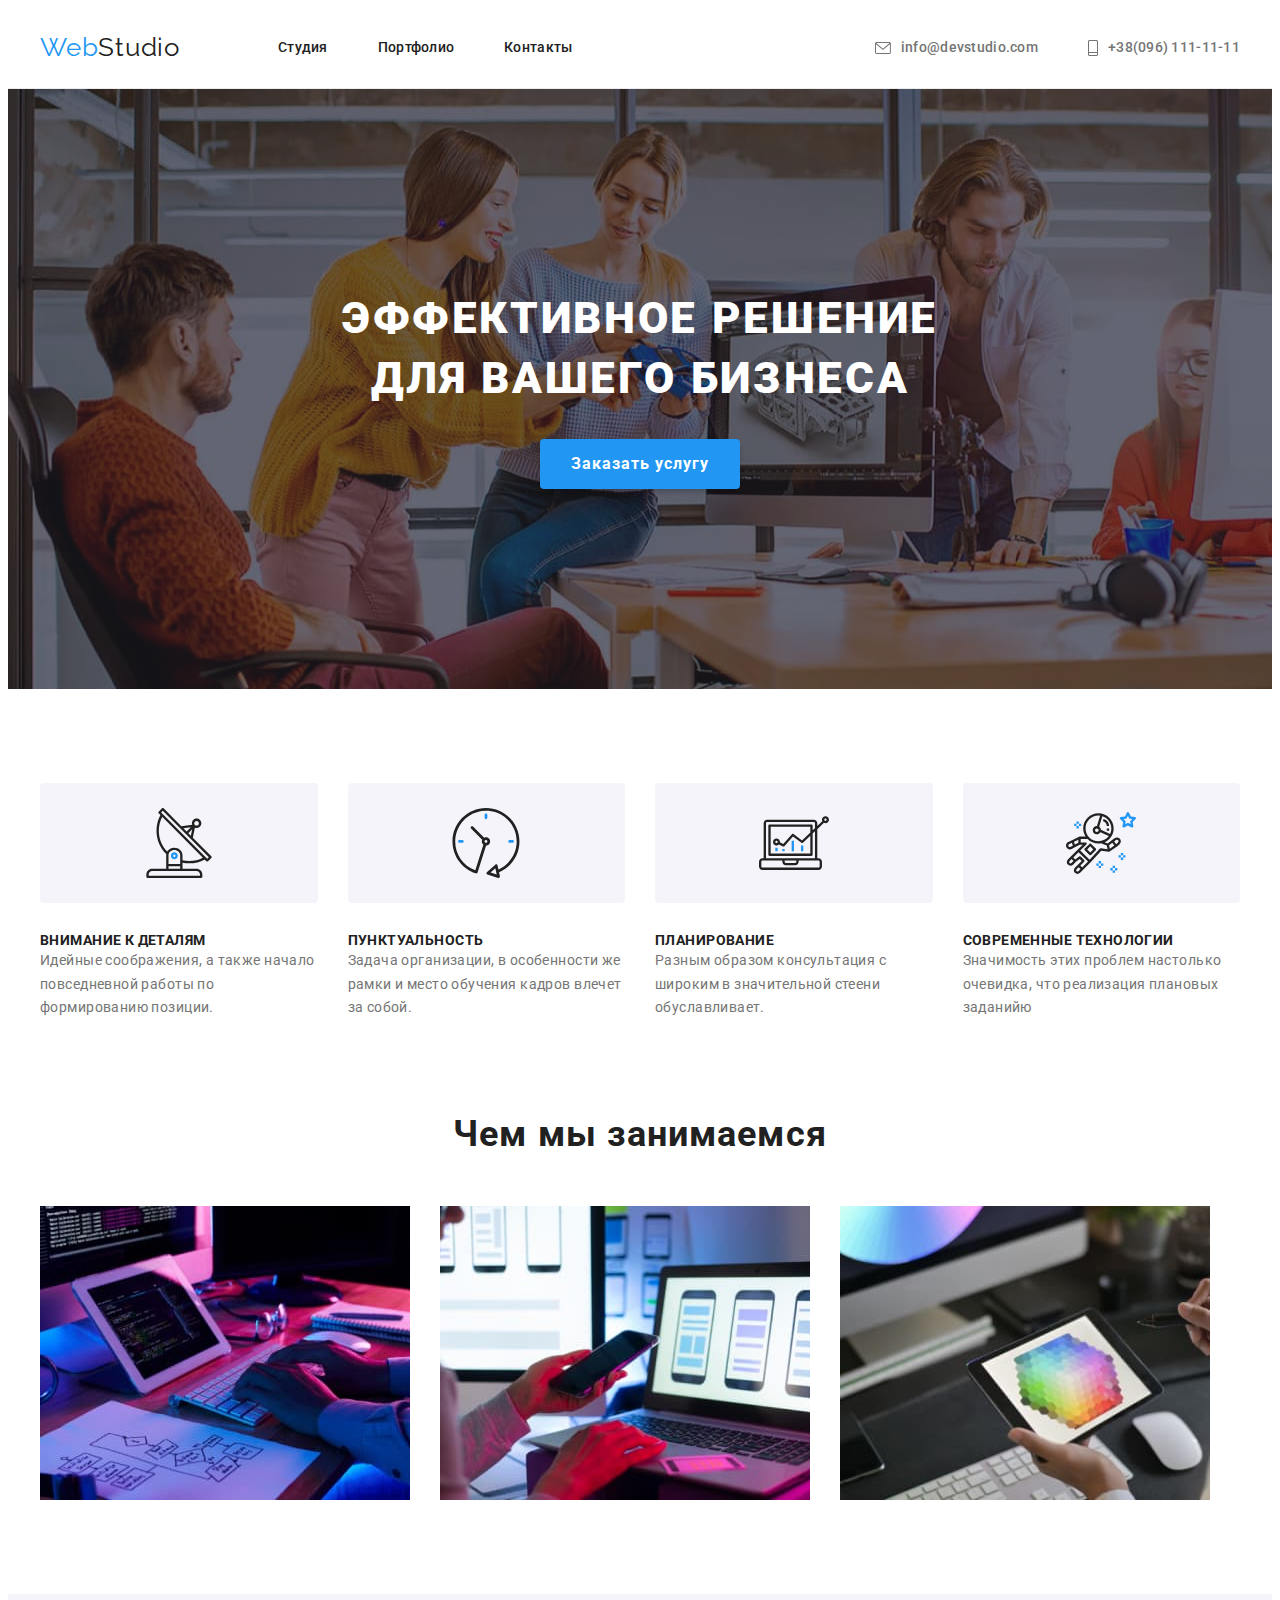
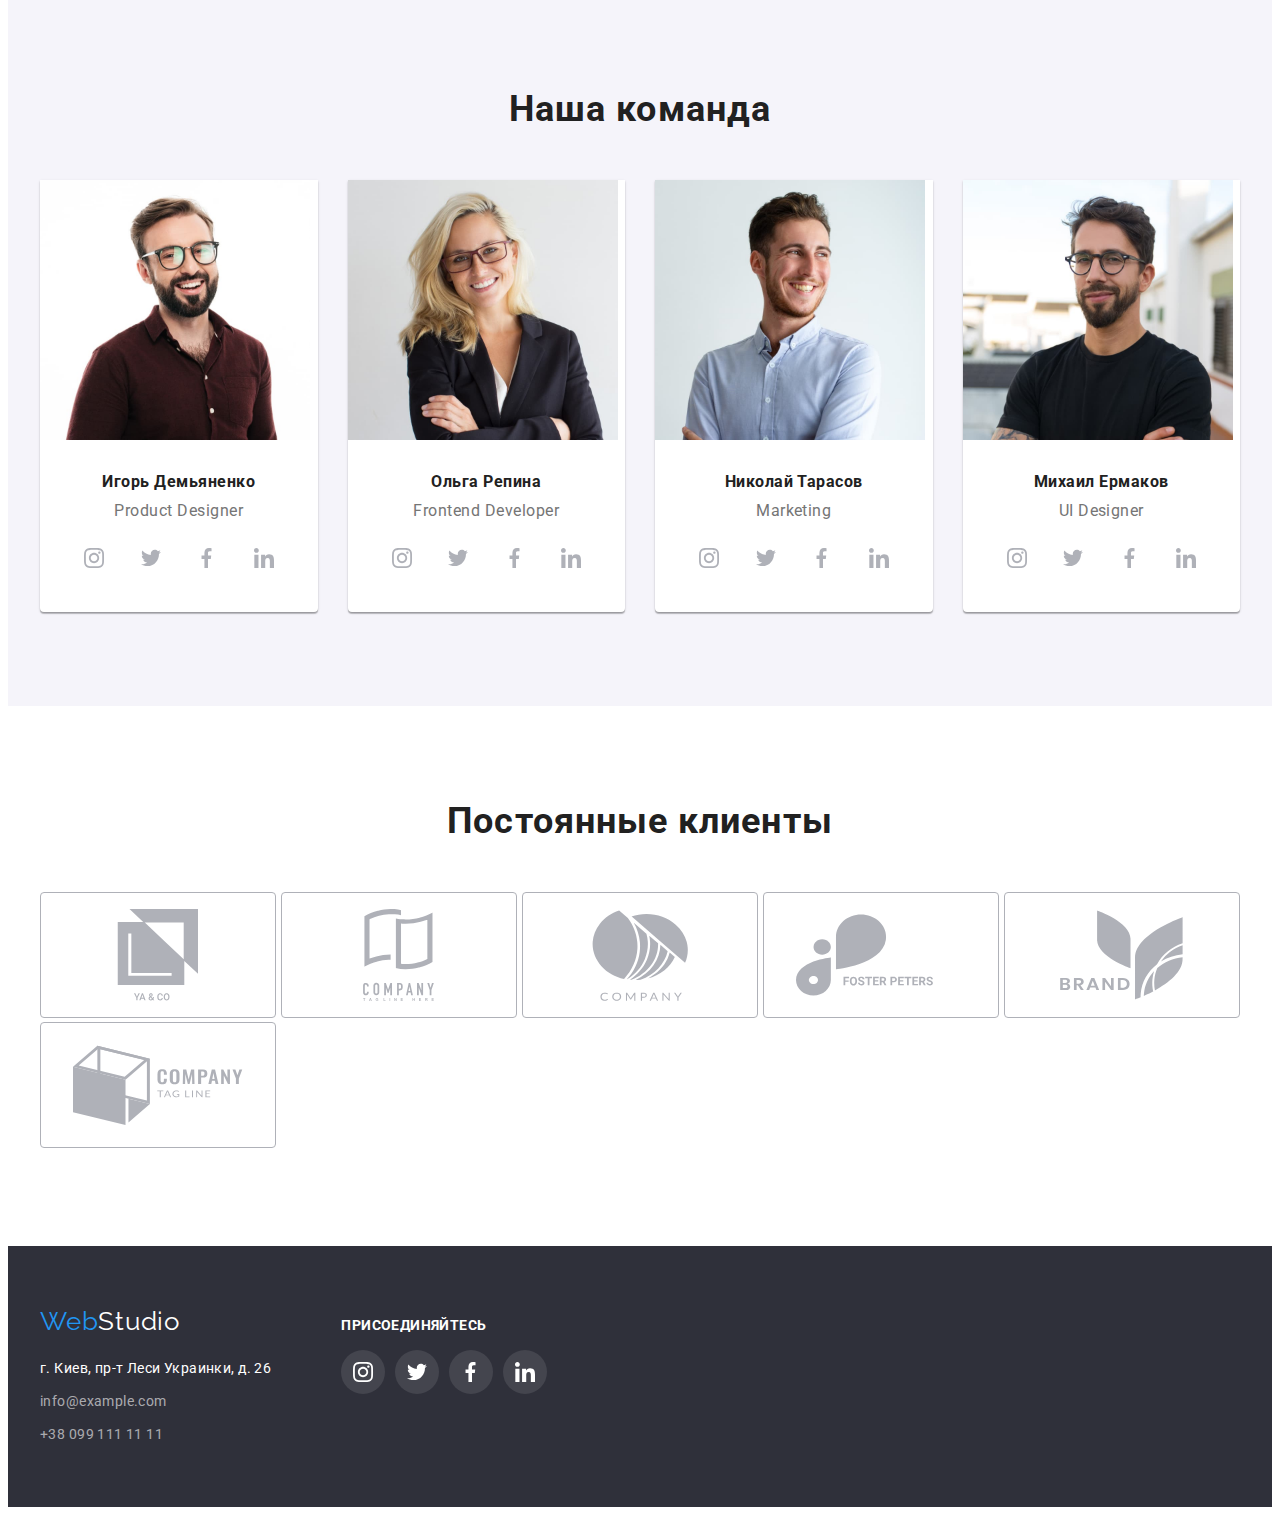
<file: index.html>
<!DOCTYPE html>
<html lang="ru">
<head>
    <meta charset="UTF-8">
    <meta http-equiv="X-UA-Compatible" content="IE=edge">
    <meta name="viewport" content="width=device-width, initial-scale=1.0">
    <title>Document</title>
    <link rel="stylesheet" href="https://cdnjs.cloudflare.com/ajax/libs/modern-normalize/1.1.0/modern-normalize.min.css" integrity="sha512-wpPYUAdjBVSE4KJnH1VR1HeZfpl1ub8YT/NKx4PuQ5NmX2tKuGu6U/JRp5y+Y8XG2tV+wKQpNHVUX03MfMFn9Q==" crossorigin="anonymous" referrerpolicy="no-referrer" />
    <link rel="preconnect" href="https://fonts.googleapis.com">
    <link rel="preconnect" href="https://fonts.gstatic.com" crossorigin>
    <link href="https://fonts.googleapis.com/css2?family=Raleway:wght@700&family=Roboto:wght@400;500;700;900&display=swap" rel="stylesheet">
    <link rel="stylesheet" href="./css/styles.css"/>
</head>
<body class="page">
    <!--header-->
    <header class="page-header">
        <div class="container header-nav-container">
            <nav class="navigation">
                <a href="https://www.webstudio.kiev.ua/" class="logo"><span class="slogan">Web</span><span
                        class="header-slogan">Studio</span>
                </a>
                <ul class="site-nav-list">
                    <li class="item"><a href="./index.html" class="nav-list-link">Студия</a></li>
                    <li class="item"><a href="./portfolio.html" class="nav-list-link">Портфолио</a></li>
                    <li class="item"><a href="" class="nav-list-link">Контакты</a></li>
                </ul>
            </nav>
                <ul class="auth-nav-list">
                    <li class="contact-item"><a href="mailto:info@devstudio.com" class="nav-contact-item" target="_blank" rel="noreferrer noopener">
                            <svg class="contact-item-icon" width="16" height="12">
                                <use href="/images/sprite-header.svg#icon-hover"></use>
                            </svg>
                            info@devstudio.com
                        </a></li>
                    <li class="widget__link"><a href="tel:+380961111111" class="nav-contact-item" target="_blank" rel="noreferrer noopener">
                            <svg class="contact-item-icon" width="10" height="16">
                                <use href="/images/sprite-header.svg#icon-Vector"></use>
                            </svg>
                            +38(096) 111-11-11
                        </a></li>
                </ul>
        </div>
    </header>
    <!-- Hero -->
    <main class="main-hero">
        <section class="section-main">
            <div class="container advantage-container">
                <h1 class="section-main-caption">ЭФФЕКТИВНОЕ РЕШЕНИЕ ДЛЯ ВАШЕГО БИЗНЕСА</h1>
                <button class="main-button" type="button">Заказать услугу</button>
            </div>
        </section>
            <section class="section-main-content">
                <div class="container hero-container">
                    <h2 class="visually-hidden">наши сильные качества</h2>
                    <ul class="section-content">
                        <li class="section-content-item">
                            <div class="pic-hero">
                                <svg class="section-hero-pic">
                                    <use href="/images/sprite-hero.svg#icon-antenna"></use>
                                </svg>
                            </div>
                            <h3 class="section-content-subtitle">Внимание к деталям</h3>
                            <p class="section-content-text">Идейные соображения, а также начало повседневной работы по формированию
                                позиции.</p>
                        </li>
                        <li class="section-content-item">
                            <div class="pic-hero">
                                <svg class="section-hero-pic">
                                    <use href="/images/sprite-hero.svg#icon-clock"></use>
                                </svg>
                            </div>
                            <h3 class="section-content-subtitle">Пунктуальность</h3>
                            <p class="section-content-text">Задача организации, в особенности же рамки и место обучения кадров
                                влечет за собой.</p>
                        </li>
                        <li class="section-content-item">
                            <div class="pic-hero">
                                <svg class="section-hero-pic">
                                    <use href="/images/sprite-hero.svg#icon-diagram"></use>
                                </svg>
                            </div>
                            <h3 class="section-content-subtitle">Планирование</h3>
                            <p class="section-content-text">Разным образом консультация с широким в значительной стеени
                                обуславливает.</p>
                        </li>
                        <li class="section-content-item">
                            <div class="pic-hero">
                                <svg class="section-hero-pic">
                                    <use href="/images/sprite-hero.svg#icon-astronaut"></use>
                                </svg>
                            </div>
                            <h3 class="section-content-subtitle">Современные технологии</h3>
                            <p class="section-content-text">Значимость этих проблем настолько очевидка, что реализация плановых
                                заданийю</p>
                        </li>
                    </ul>
                </div>
            </section>
        <!--Чем мы занимаемся-->
        <section class="section-main-content content-image">
            <div class="container">
                <h2 class="subject">Чем мы занимаемся</h2>
                <ul class="section-img">
                    <li class="img"><img src="./images/write_text.jpg" alt="write_text" width="370"/></li>
                    <li class="img"><img src="./images/mobile_on_computer.jpg" alt="mobile_on_computer" width="370"/></li>
                    <li class="img"><img src="./images/laptop.jpg" alt="laptop" width="370"/></li>
                </ul>
            </div>
        </section>
        <!--наша команда-->
        <section class="section-main-content portfolio">
            <div class="container">
               <h2 class="description">Наша команда</h2>
                <ul class="userpic">
                    <li class="user-img"><img src="./images/igor.jpg" alt="igor" width="270" />
                        <div class="user-name">
                            <h3 class="user-desk">Игорь Демьяненко</h3>
                            <p class="user-desk-item">Product Designer</p>
                            <ul class="social-list-socials">
                                <li class="social-list-item">
                                    <a class="social-list-link" href="https://www.instagram.com/" target="_blank" rel="noreferrer noopener">
                                        <svg class="social-list-icon">
                                            <use href="/images/symbol-defs.svg#icon-instagram-2"></use>
                                        </svg>
                                    </a>
                                </li>
                                <li class="social-list-item">
                                    <a class="social-list-link" href="https://twitter.com/?lang=ru" target="_blank" rel="noreferrer noopener">
                                        <svg class="social-list-icon">
                                            <use href="/images/symbol-defs.svg#icon-twitter-1"></use>
                                        </svg>
                                    </a>
                                </li>
                                <li class="social-list-item">
                                    <a class="social-list-link" href="https://www.facebook.com/" target="_blank" rel="noreferrer noopener">
                                        <svg class="social-list-icon">
                                            <use href="/images/symbol-defs.svg#icon-facebook-1"></use>
                                        </svg>
                                    </a>
                                </li>
                                <li class="social-list-item">
                                    <a class="social-list-link" href="https://ru.linkedin.com/" target="_blank" rel="noreferrer noopener">
                                        <svg class="social-list-icon">
                                            <use href="/images/symbol-defs.svg#icon-linkedin-1"></use>
                                        </svg>
                                    </a>
                                </li>
                            </ul>
                        </div>
                    </li>

                    <li class="user-img"><img src="./images/olga.jpg" alt="olga" width="270" />
                        <div class="user-name">
                            <h3 class="user-desk">Ольга Репина</h3>
                            <p class="user-desk-item">Frontend Developer</p>
                            <ul class="social-list-socials">
                                <li class="social-list-item">
                                    <a class="social-list-link" href="https://www.instagram.com/" target="_blank" rel="noreferrer noopener">
                                        <svg class="social-list-icon">
                                            <use href="/images/symbol-defs.svg#icon-instagram-2"></use>
                                        </svg>
                                    </a>
                                </li>
                                <li class="social-list-item">
                                    <a class="social-list-link" href="https://twitter.com/?lang=ru" target="_blank" rel="noreferrer noopener">
                                        <svg class="social-list-icon">
                                            <use href="/images/symbol-defs.svg#icon-twitter-1"></use>
                                        </svg>
                                    </a>
                                </li>
                                <li class="social-list-item">
                                    <a class="social-list-link" href="https://www.facebook.com/" target="_blank" rel="noreferrer noopener">
                                        <svg class="social-list-icon">
                                            <use href="/images/symbol-defs.svg#icon-facebook-1"></use>
                                        </svg>
                                    </a>
                                </li>
                                <li class="social-list-item">
                                    <a class="social-list-link" href="https://ru.linkedin.com/" target="_blank" rel="noreferrer noopener">
                                        <svg class="social-list-icon">
                                            <use href="/images/symbol-defs.svg#icon-linkedin-1"></use>
                                        </svg>
                                    </a>
                                </li>
                            </ul>
                        </div>
                    </li>

                    <li class="user-img"><img src="./images/nikolai.jpg" alt="nikolai" width="270" />
                        <div class="user-name">
                            <h3 class="user-desk">Николай Тарасов</h3>
                            <p class="user-desk-item">Marketing</p>
                            <ul class="social-list-socials">
                                <li class="social-list-item">
                                    <a class="social-list-link" href="https://www.instagram.com/" target="_blank" rel="noreferrer noopener">
                                        <svg class="social-list-icon">
                                            <use href="/images/symbol-defs.svg#icon-instagram-2"></use>
                                        </svg>
                                    </a>
                                </li>
                                <li class="social-list-item">
                                    <a class="social-list-link" href="https://twitter.com/?lang=ru" target="_blank" rel="noreferrer noopener">
                                        <svg class="social-list-icon">
                                            <use href="/images/symbol-defs.svg#icon-twitter-1"></use>
                                        </svg>
                                    </a>
                                </li>
                                <li class="social-list-item">
                                    <a class="social-list-link" href="https://www.facebook.com/" target="_blank" rel="noreferrer noopener">
                                        <svg class="social-list-icon">
                                            <use href="/images/symbol-defs.svg#icon-facebook-1"></use>
                                        </svg>
                                    </a>
                                </li>
                                <li class="social-list-item">
                                    <a class="social-list-link" href="https://ru.linkedin.com/" target="_blank" rel="noreferrer noopener">
                                        <svg class="social-list-icon">
                                            <use href="/images/symbol-defs.svg#icon-linkedin-1"></use>
                                        </svg>
                                    </a>
                                </li>
                            </ul>
                        </div>
                    </li>

                    <li class="user-img"><img src="./images/mihail.jpg" alt="mihail" width="270" />
                        <div class="user-name">
                            <h3 class="user-desk">Михаил Ермаков</h3>
                            <p class="user-desk-item">UI Designer</p>
                            <ul class="social-list-socials">
                                <li class="social-list-item">
                                    <a class="social-list-link" href="https://www.instagram.com/" target="_blank" rel="noreferrer noopener">
                                        <svg class="social-list-icon">
                                            <use href="/images/symbol-defs.svg#icon-instagram-2"></use>
                                        </svg>
                                    </a>
                                </li>
                                <li class="social-list-item">
                                    <a class="social-list-link" href="https://twitter.com/?lang=ru" target="_blank" rel="noreferrer noopener">
                                        <svg class="social-list-icon">
                                            <use href="/images/symbol-defs.svg#icon-twitter-1"></use>
                                        </svg>
                                    </a>
                                </li>
                                <li class="social-list-item">
                                    <a class="social-list-link" href="https://www.facebook.com/" target="_blank" rel="noreferrer noopener">
                                        <svg class="social-list-icon">
                                            <use href="/images/symbol-defs.svg#icon-facebook-1"></use>
                                        </svg>
                                    </a>
                                </li>
                                <li class="social-list-item">
                                    <a class="social-list-link" href="https://ru.linkedin.com/" target="_blank" rel="noreferrer noopener">
                                        <svg class="social-list-icon">
                                            <use href="/images/symbol-defs.svg#icon-linkedin-1"></use>
                                        </svg>
                                    </a>
                                </li>
                            </ul>
                        </div>
                    </li>
                </ul>
            </div>
        </section>
        <!--Постоянные клиетны-->
        <section class="our-clients">
            <div class="container section-our-clients">
                <h4 class="description">Постоянные клиенты</h4>
                <ul class="svg-list">
                    <li class="svg-item">
                        <a class="box-svg-item" href="#">
                            <svg class="svg-icon-item">
                                <use href="/images/sprite-our-clients.svg#icon-ya-co"></use>
                            </svg>
                        </a></li>
                    <li class="svg-item">
                        <a class="box-svg-item" href="#">
                            <svg class="svg-icon-item">
                                <use href="/images/sprite-our-clients.svg#icon-tegline-here"></use>
                            </svg>
                        </a></li>
                    <li class="svg-item">
                        <a class="box-svg-item" href="#">
                            <svg class="svg-icon-item">
                                <use href="/images/sprite-our-clients.svg#icon-logo-kompany"></use>
                            </svg>
                        </a></li>
                    <li class="svg-item">
                        <a class="box-svg-item" href="#">
                            <svg class="svg-icon-item">
                                <use href="/images/sprite-our-clients.svg#icon-foster-peters"></use>
                            </svg>
                        </a></li>
                    <li class="svg-item">
                        <a class="box-svg-item" href="#">
                            <svg class="svg-icon-item">
                                <use href="/images/sprite-our-clients.svg#icon-brand"></use>
                            </svg>
                        </a></li>
                    <li class="svg-item">
                        <a class="box-svg-item" href="#">
                            <svg class="svg-icon-item">
                                <use href="/images/sprite-our-clients.svg#icon-kompany-teg-line"></use>
                            </svg>
                        </a></li>
                </ul>
            </div>
        </section>
    </main>
        <!--Footer-->
        <footer class="footer">
            <div class="footer-section-flex container">
                <div class="footer-container-section">
                    <a href="https://www.webstudio.kiev.ua/" class="logo-footer"><span class="slogan">Web</span><span
                            class="footer-slogan">Studio</span>
                    </a>
                    <address class="footer-section">
                        <ul class="footer-list">
                            <li class="footer-main-item"><a href="https://goo.gl/maps/FGa6e7uZkRnRcy78A" target="_blank"
                                    rel="noreferrer noopener" class="footer-item"><span class="footer-item-link">г. Киев, пр-т Леси
                                        Украинки, д. 26</span></a>
                            </li>
                            <li class="footer-main-item"><a href="mailto:info@example.com" target="_blank" rel="noreferrer noopener"
                                    class="footer-item">info@example.com</a></li>
                            <li class="footer-main-item"><a href="tel:+380991111111" class="footer-item">+38 099 111 11 11</a></li>
                        </ul>
                    </address>
                </div>
                <div class="footer-conteiner-icon">
                    <h5 class="footer-section-link">Присоединяйтесь</h5>
                    <ul class="social-list-socials">
                        <li class="social-list-item">
                            <a class="footer-social-list-link" href="https://www.instagram.com/" target="_blank" rel="noreferrer noopener">
                                <svg class="social-list-icon">
                                    <use href="/images/symbol-defs.svg#icon-instagram-2"></use>
                                </svg>
                            </a>
                        </li>
                        <li class="social-list-item">
                            <a class="footer-social-list-link" href="https://twitter.com/?lang=ru" target="_blank"
                                rel="noreferrer noopener">
                                <svg class="social-list-icon">
                                    <use href="/images/symbol-defs.svg#icon-twitter-1"></use>
                                </svg>
                            </a>
                        </li>
                        <li class="social-list-item">
                            <a class="footer-social-list-link" href="https://www.facebook.com/" target="_blank" rel="noreferrer noopener">
                                <svg class="social-list-icon">
                                    <use href="/images/symbol-defs.svg#icon-facebook-1"></use>
                                </svg>
                            </a>
                        </li>
                        <li class="social-list-item">
                            <a class="footer-social-list-link" href="https://ru.linkedin.com/" target="_blank" rel="noreferrer noopener">
                                <svg class="social-list-icon">
                                    <use href="/images/symbol-defs.svg#icon-linkedin-1"></use>
                                </svg>
                            </a>
                        </li>
                    </ul>
                </div>
            </div>
        </footer>
</body>
</html>
</file>
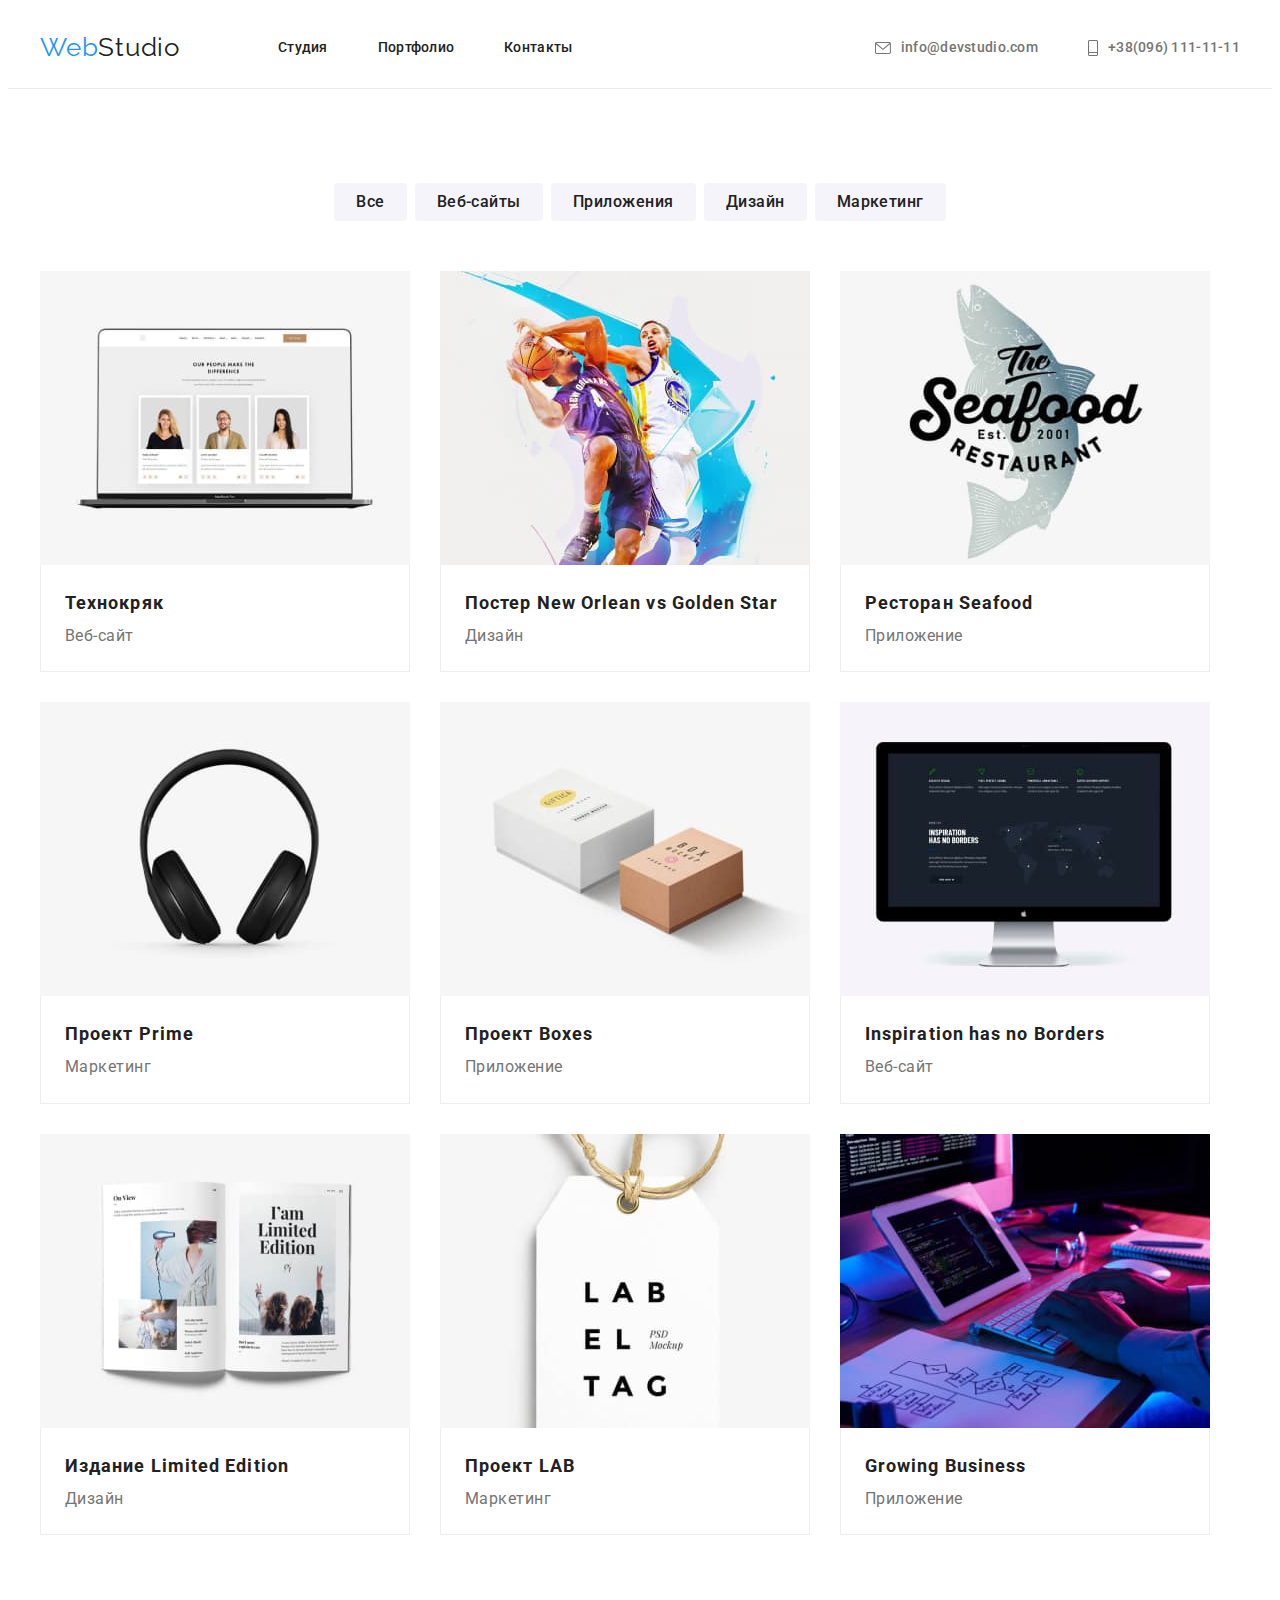
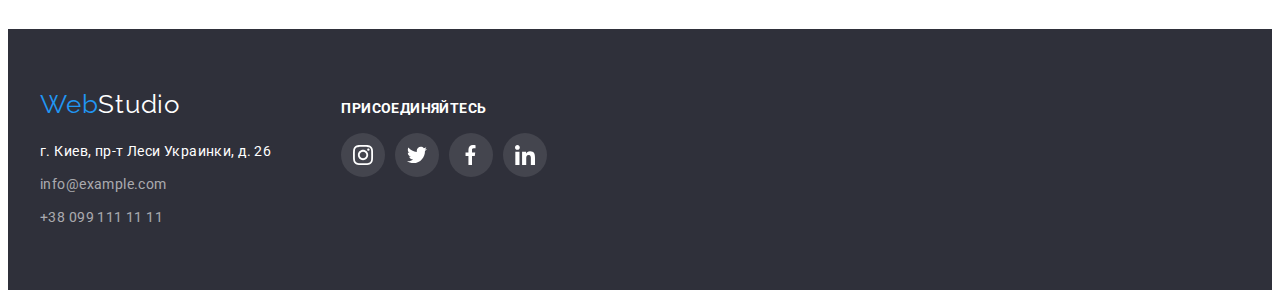
<file: portfolio.html>
<!DOCTYPE html>
<html lang="ru">
<head>
    <meta charset="UTF-8">
    <meta http-equiv="X-UA-Compatible" content="IE=edge">
    <meta name="viewport" content="width=device-width, initial-scale=1.0">
    <title>Document</title>
    <link rel="stylesheet" href="https://i.icomoon.io/public/temp/ff72316148/UntitledProject/style-svg.css">
<script defer src="https://i.icomoon.io/public/temp/ff72316148/UntitledProject/svgxuse.js"></script>
    <link rel="stylesheet" href="https://cdnjs.cloudflare.com/ajax/libs/modern-normalize/1.1.0/modern-normalize.min.css" integrity="sha512-wpPYUAdjBVSE4KJnH1VR1HeZfpl1ub8YT/NKx4PuQ5NmX2tKuGu6U/JRp5y+Y8XG2tV+wKQpNHVUX03MfMFn9Q==" crossorigin="anonymous" referrerpolicy="no-referrer" />
    <link rel="preconnect" href="https://fonts.googleapis.com">
    <link rel="preconnect" href="https://fonts.gstatic.com" crossorigin>
    <link href="https://fonts.googleapis.com/css2?family=Raleway:wght@700&family=Roboto:wght@400;500;700;900&display=swap" rel="stylesheet">
    <link rel="stylesheet" href="./css/styles.css">
</head>
<body>
    <!--header-->
    <header class="page-header">
        <div class="container header-nav-container">
            <nav class="navigation">
                <a href="https://www.webstudio.kiev.ua/" class="logo"><span class="slogan">Web</span><span
                        class="header-slogan">Studio</span>
                </a>
                <ul class="site-nav-list">
                    <li class="item"><a href="./index.html" class="nav-list-link">Студия</a></li>
                    <li class="item"><a href="./portfolio.html" class="nav-list-link">Портфолио</a></li>
                    <li class="item"><a href="" class="nav-list-link">Контакты</a></li>
                </ul>
            </nav>
            <ul class="auth-nav-list">
                <li class="contact-item"><a href="mailto:info@devstudio.com" class="nav-contact-item" target="_blank" rel="noreferrer noopener">
                        <svg class="contact-item-icon" width="16" height="12">
                            <use href="/images/sprite-header.svg#icon-hover"></use>
                        </svg>
                        info@devstudio.com
                    </a></li>
                <li class="widget__link"><a href="tel:+380961111111" class="nav-contact-item" target="_blank" rel="noreferrer noopener">
                        <svg class="contact-item-icon" width="10" height="16">
                            <use href="/images/sprite-header.svg#icon-Vector"></use>
                        </svg>
                        +38(096) 111-11-11
                    </a></li>
            </ul>
        </div>
    </header>
    <!--button-->
    <main class="main-section">
        <section class="section-content-portfolio container">
            <div class="section-buttons">
                <h1 class="section-title">Кнопки</h1>
                <ul class="button-list">
                    <li class="buttons-item"><button class="button-item" type="button"><span
                                class="main-button-desc">Все</span></button></li>
                    <li class="buttons-item"><button class="button-item" type="button"><span
                                class="main-button-desc">Веб-сайты</span></button></li>
                    <li class="buttons-item"><button class="button-item" type="button"><span
                                class="main-button-desc">Приложения</span></button></li>
                    <li class="buttons-item"><button class="button-item" type="button"><span
                                class="main-button-desc">Дизайн</span></button></li>
                    <li class="buttons-item"><button class="button-item" type="button"><span
                                class="main-button-desc">Маркетинг</span></button></li>
                </ul>
        <!--img-->
            <h2 class="section-title">Наши проекты</h2>
            <ul class="section-img-list">
                <li class="img-item">
                    <a href="" title="Технокряк" rel="nofollow noopener" class="img-item-link"><img
                            src="./images/notebook.jpg" alt="notebook" width="370" height="294" class="section-img-item" />
                        <div class="portfolio-description">
                            <h2 class="section-img-desc">Технокряк</h2>
                            <p class="section-img-text">Веб-сайт</p>
                        </div>
                    </a>
                </li>
                <li class="img-item">
                    <a href="" title="Постер New Orlean vs Golden Star" rel="nofollow noopener"
                        class="img-item-link"><img src="./images/plays-basketball.jpg" alt="plays-basketball" width="370"
                            height="294" class="section-img-item" />
                        <div class="portfolio-description">
                            <h2 class="section-img-desc">Постер New Orlean vs Golden Star</h2>
                            <p class="section-img-text">Дизайн</p>
                        </div>
                    </a>
                </li>
                <li class="img-item">
                    <a href="" title="Ресторан Seafood" rel="nofollow noopener" class="img-item-link"><img
                            src="./images/logo-fish.jpg" alt="logo-fish" width="370" height="294" class="section-img-item" />
                        <div class="portfolio-description">
                            <h2 class="section-img-desc">Ресторан Seafood</h2>
                            <p class="section-img-text">Приложение</p>
                        </div>
                    </a>
                </li>
                <li class="img-item">
                    <a href="" title="Проект Prime" rel="nofollow noopener" class="img-item-link"><img
                            src="./images/headphones.jpg" alt="headphones" width="370" height="294" class="section-img-item" />
                        <div class="portfolio-description">
                            <h2 class="section-img-desc">Проект Prime</h2>
                            <p class="section-img-text">Маркетинг</p>
                        </div>
                    </a>
                </li>
                <li class="img-item">
                    <a href="" title="Проект Boxes" rel="nofollow noopener" class="img-item-link"><img
                            src="./images/boxes.jpg" alt="boxes" width="370" height="294" class="section-img-item" />
                        <div class="portfolio-description">
                            <h2 class="section-img-desc">Проект Boxes</h2>
                            <p class="section-img-text">Приложение</p>
                        </div>
                    </a>
                </li>
                <li class="img-item">
                    <a href="" title="Inspiration has no Borders" rel="nofollow noopener"
                        class="img-item-link"><img src="./images/monitor.jpg" alt="monitor" width="370" height="294"
                            class="section-img-item" />
                        <div class="portfolio-description">
                            <h2 class="section-img-desc">Inspiration has no Borders</h2>
                            <p class="section-img-text">Веб-сайт</p>
                        </div>
                    </a>
                </li>
                <li class="img-item">
                    <a href="" title="Издание Limited Edition" rel="nofollow noopener"
                        class="img-item-link"><img src="./images/magazine.jpg" alt="magazine" width="370" height="294"
                            class="section-img-item" />
                        <div class="portfolio-description">
                            <h2 class="section-img-desc">Издание Limited Edition</h2>
                            <p class="section-img-text">Дизайн</p>
                        </div>
                    </a>
                </li>
                <li class="img-item">
                    <a href="" title="Проект LAB" rel="nofollow noopener" class="img-item-link"><img
                            src="./images/label.jpg" alt="label" width="370" height="294" class="section-img-item" />
                        <div class="portfolio-description">
                            <h2 class="section-img-desc">Проект LAB</h2>
                            <p class="section-img-text">Маркетинг</p>
                        </div>
                    </a>
                </li>
                <li class="img-item">
                    <a href="" title="Growing Business" rel="nofollow noopener" class="img-item-link"><img
                            src="./images/write_text.jpg" alt="write_text" width="370" height="294" class="section-img-item" />
                        <div class="portfolio-description">
                            <h2 class="section-img-desc">Growing Business</h2>
                            <p class="section-img-text">Приложение</p>
                        </div>
                    </a>
                </li>
            </ul>
            </div>
    </section>
    </main>
    <!--footer-->
    <footer class="footer">
        <div class="footer-section-flex container">
            <div class="footer-container-section">
                <a href="https://www.webstudio.kiev.ua/" class="logo-footer"><span class="slogan">Web</span><span
                        class="footer-slogan">Studio</span>
                </a>
                <address class="footer-section">
                    <ul class="footer-list">
                        <li class="footer-main-item"><a href="https://goo.gl/maps/FGa6e7uZkRnRcy78A" target="_blank"
                                rel="noreferrer noopener" class="footer-item"><span class="footer-item-link">г. Киев, пр-т Леси
                                    Украинки, д. 26</span></a>
                        </li>
                        <li class="footer-main-item"><a href="mailto:info@example.com" target="_blank" rel="noreferrer noopener"
                                class="footer-item">info@example.com</a></li>
                        <li class="footer-main-item"><a href="tel:+380991111111" class="footer-item">+38 099 111 11 11</a></li>
                    </ul>
                </address>
            </div>
            <div class="footer-conteiner-icon">
                <h5 class="footer-section-link">Присоединяйтесь</h5>
                <ul class="social-list-socials">
                    <li class="social-list-item">
                        <a class="footer-social-list-link" href="https://www.instagram.com/" target="_blank" rel="noreferrer noopener">
                            <svg class="social-list-icon">
                                <use href="/images/symbol-defs.svg#icon-instagram-2"></use>
                            </svg>
                        </a>
                    </li>
                    <li class="social-list-item">
                        <a class="footer-social-list-link" href="https://twitter.com/?lang=ru" target="_blank"
                            rel="noreferrer noopener">
                            <svg class="social-list-icon">
                                <use href="/images/symbol-defs.svg#icon-twitter-1"></use>
                            </svg>
                        </a>
                    </li>
                    <li class="social-list-item">
                        <a class="footer-social-list-link" href="https://www.facebook.com/" target="_blank" rel="noreferrer noopener">
                            <svg class="social-list-icon">
                                <use href="/images/symbol-defs.svg#icon-facebook-1"></use>
                            </svg>
                        </a>
                    </li>
                    <li class="social-list-item">
                        <a class="footer-social-list-link" href="https://ru.linkedin.com/" target="_blank" rel="noreferrer noopener">
                            <svg class="social-list-icon">
                                <use href="/images/symbol-defs.svg#icon-linkedin-1"></use>
                            </svg>
                        </a>
                    </li>
                </ul>
            </div>
        </div>
    </footer>
</body>
</html>
</file>
<file: css/styles.css>
:root {
    --accent-color: #2196F3;
    --accent-text: Roboto;
    --accent-text-color: #212121;
    --accent-background-color: #ffffff;
    --aside-text: #757575;
    --accent-color-portfolio: #E5E5E5;
    --background-color-buttons: #F5F4FA;
    --color-pic-containers: #AFB1B8;
    }
    
    h1,
    h2,
    h3,
    h4,
    h5,
    h6,
    p {
        margin-top: 0;
        margin-bottom: 0;
    }
    ul,
    li {
        margin-top: 0;
        margin-bottom: 0;
        padding-left: 0;
    }
    img {
        display: block;
    }
    address {
        font-style: normal;
    }
    /* header */
    
    .header-nav-container {
        display: flex;
        align-items: center;
        justify-content: space-between;
    }
    
    .navigation{
        display: flex;
        align-items: center;
        padding-top: 24px;
        padding-bottom: 25px;
    }
    .body {
        font-size: 14px;
        letter-spacing: 0.03em;
        background-color: var(--accent-background-color);
        font-family: var(--accent-text);
        color: var(--accent-text-color);
    }
    .page {
        background: var(--accent-background-color);
        color: var(--accent-text-color);
    }
    
    .logo {
        margin-right: 93px;
        width: 145px;
        height: 31px;
        left: 215px;
        top: 24px;
        font-family: Raleway;
        color: var(--accent-text-color);
        text-decoration: none;
    }
    
    .slogan {
       color:  var(--accent-color);
       font-family: Raleway;
       font-size: 26px;
       line-height: 1.19;
       letter-spacing: 0.03em;
    }
    .header-slogan {
        font-family: Raleway;
        font-size: 26px;
        line-height: 1.19;
        letter-spacing: 0.03em;
        color: var(--accent-text-color);
    }
    .header-slogan:hover,
    .header-slogan:focus {
        color:  var(--accent-color);
    }
    
    /* site-nav */
   
    .site-nav-list {
        text-decoration: none;
        font-family: var(--accent-text);
        font-style: normal;
        list-style: none;
        font-weight: 500;
        font-size: 14px;
        line-height: 1.14;
        letter-spacing: 0.02em;
    }
    .site-nav-list {
        display: flex;
    }
    .site-nav-list .nav-list-link {
        text-decoration: none;
        color: var(--accent-text-color);
        font-weight: 500;
    }
    .item:not(:last-child){
        margin-right: 50px;
    }
    .site-nav-list .nav-list-link:hover,
    .site-nav-list .nav-list-link:focus {
        color:  var(--accent-color);
    }
    .auth-nav-list {
        display: flex;
        margin-left: auto;
    }
    .auth-nav-list {
        color: var(--aside-text);
        font-weight: 500;
        font-family: var(--accent-text);
        font-style: normal;
        list-style: none;
        text-decoration: none;
        font-size: 14px;
        line-height: 1.14;
        letter-spacing: 0.02em;
    }
    .contact-item {
        padding-top: 32px;
        padding-bottom: 32px;
        margin-right: 50px;
    }
    
    .nav-contact-item {
        display: flex;
        align-items: center;
        text-decoration: none;
        color: var(--aside-text);
    }
    
    .contact-item-icon {
        height: 16px;
        fill: var(--aside-text);
        margin-right: 10px;
    }
    .contact-item-icon:hover,
    .contact-item-icon:focus {
        fill: var(--accent-color);
    }
    .widget__link {
        padding-top: 32px;
        padding-bottom: 32px;
        color: var(--aside-text);
        text-decoration: none;
        font-weight: 500;
    }
    .auth-nav-list .nav-contact-item:hover,
    .auth-nav-list .nav-contact-item:focus,
    .auth-nav-list .nav-widget__link:hover,
    .auth-nav-list .nav-widget__link:focus {
        color:  var(--accent-color);
    }
    
    /* hero */
    .section-main  {
        text-align: center;
        padding-top: 200px;
        padding-bottom: 200px;
        background-image: linear-gradient(rgba(47, 48, 58, 0.4), rgba(47, 48, 58, 0.4)), url(/images/Img.jpg);
        background-size: cover;
        background-color: #2f303a;
    }
    .advantage-container {
        text-align: center;
        height: auto;
        max-width: 1600px;
    }
    .section-main-caption {
        font-family: var(--accent-text);
        text-align: center;
        width: 696px;
        font-weight: 900;
        font-size: 44px;
        line-height: 1.36;
        text-align: center;
        letter-spacing: 0.06em;
        text-transform: uppercase;
        color: var(--accent-background-color);
        margin: 0 auto;
    }
    /*button*/
    .main-button {
        display: inline-block;
        font-family: var(--accent-text);
        min-width: 200px;
        min-height: 50px;
        font-style: normal;
        font-weight: 700;
        font-size: 16px;
        line-height: 1.87;
        text-align: center;
        letter-spacing: 0.06em;
        margin-top: 30px;
        left: 700px;
        border: none;
        cursor: pointer;
        align-items: center;
        padding: 10px 30px;
        background: var(--accent-color);
        box-shadow: 0px 4px 4px rgba(0, 0, 0, 0.15);
        border-radius: 4px;
        color: var(--accent-background-color);
        
    }
    .main-button:hover,
    .main-button:focus {
        background: var(--accent-background-color);
        color: var(--accent-text-color);
    }
    
    .visually-hidden {
        position: absolute;
        width: 1px;
        height: 1px;
        margin: -1px;
        padding: 0;
        overflow: hidden;
        border: 0;
        clip: rect(0 0 0 0);
    }
    /*end button*/
    .section-main-content {
        padding-top: 94px;
        padding-bottom: 94px;
    }
  
    .pic-hero {
        display: flex;
        flex-basis: calc((100% - 120px) /4);
        align-items: center;
        justify-content: center;
        height: 120px;
        top: 774px;
        background: var(--background-color-buttons);
        border-radius: 4px;
        margin-bottom: 30px;
    }
   
    .section-hero-pic {
        width: 70px;
        height: 70px;
    }
    .section-content {
        display: flex;
        list-style: none;
        flex-direction: row;
    }
    .section-content-item {
        flex-basis: calc((100% - 90px) /4);
        margin-right: 30px;
    }
    .section-content-item:nth-child(4n) {
        margin-right: 0;
    }
    .section-content-subtitle {
        font-family: var(--accent-text);
        font-size: 14px;
        line-height: 1.14;
        letter-spacing: 0.03em;
        text-transform: uppercase;
        color: var(--accent-text-color);
    }
    .section-content-text {
        font-family: var(--accent-text);
        font-size: 14px;
        line-height: 1.71;
        letter-spacing: 0.03em;
        color: var(--aside-text);
    }
    /*Чем мы занимаемся*/
    .content-image {
        padding-top: 0;
    }
    .subject {
        margin-bottom: 50px;
        font-family: var(--accent-text);
        font-size: 36px;
        line-height: 1.16;
        text-align: center;
        letter-spacing: 0.03em;
        color: var(--accent-text-color);
    }
    .section-img {
        display: flex;
        flex-wrap: wrap;
        list-style: none;
    }
    .img:not(:nth-child(3n)) {
        margin-right: 30px;
    }
    /*наша команда*/
    .portfolio {
        background: #F5F4FA;
    }
    .description {
        font-family: var(--accent-text);
        font-size: 36px;
        line-height: 1.17;
        text-align: center;
        letter-spacing: 0.03em;
        color: var(--accent-text-color);
        margin-bottom: 50px;
    }
    .userpic {
        display: flex;
        flex-direction: row;
        list-style: none;
        margin-left: -30px;
        margin-top: -30px;
    }
    .user-img {
        flex-basis: calc((100% - 120px) /4);
        margin-left: 30px;
        margin-top: 30px;
        border-bottom-right-radius: 4px;
        border-bottom-left-radius: 4px;
        box-shadow: 0px 1px 3px rgb(0 0 0 / 12%), 0px 1px 1px rgb(0 0 0 / 14%), 0px 2px 1px rgb(0 0 0 / 20%);
        background: var(--accent-background-color);
    }
    .user-name {
        padding-top: 32px;
        padding-bottom: 32px;
        padding-right: 32px;
        padding-left: 32px;
    }
    .user-desk {
        font-family: var(--accent-text);
        margin-bottom: 10px;
        font-size: 16px;
        line-height: 1.19;
        text-align: center;
        letter-spacing: 0.03em;
        color: var(--accent-text-color);
    }
    .user-desk-item {
        font-family: var(--accent-text);
        font-size: 16px;
        line-height: 1.19;
        text-align: center;
        letter-spacing: 0.03em;
        color: var(--aside-text);
    }
    .social-list-socials {
        display: flex;
        justify-content: space-between;
        list-style: none;
        margin-top: 16px;
    }
    .social-list-link {
        display: flex;
        align-items: center;
        justify-content: center;
        width: 44px;
        height: 44px;
        border-radius: 50%;
        fill: #AFB1B8;;
        background-color: var(--accent-background-color);
    }
    .social-list-icon {
        height: 20px;
    }
    .social-list-link:hover,
    .social-list-link:focus {
        fill: var(--accent-background-color);
        background-color: var(--accent-color);
    }
    /*Постоянные клиетны*/
    .our-clients {
        padding-top: 94px;
        margin-bottom: 94px;
    }
    .description {
        font-family: var(--accent-text);
        font-style: normal;
        font-weight: bold;
        font-size: 36px;
        line-height: 42px;
        text-align: center;
        letter-spacing: 0.03em;
        margin-bottom: 50px;
        color: var(--accent-text-color);
    }
    .svg-list {
        display: flex;
        flex-wrap: wrap;
        justify-content: space-between;
    }
    .svg-item {
        display: flex;
        flex-basis: calc((100% - 180px) /6);
        
    }
    .svg-icon-item {
        width: 170px;
        height: 92px;
        border: 1px solid var(--color-pic-containers);
        border-radius: 4px;
        padding: 16px 32px;
        background-position: center;
        fill: var(--color-pic-containers);
    }
    .svg-icon-item:hover,
    .svg-icon-item:focus {
        fill: var(--accent-color);
        border: 1px solid var(--accent-color);
    }
    
    /*footer*/
    .logo-footer {
        margin-bottom: 20px;
    }
    .footer-section {
        margin-top: 20px;
    }
    .footer {
        padding-top: 60px;
        padding-bottom: 60px;
        background: #2F303A;
    }
    .footer a {
        text-decoration: none;
    }
    .footer-slogan {
        font-family: Raleway;
        font-size: 26px;
        line-height: 1.19;
        letter-spacing: 0.03em;
        color: var(--accent-background-color);
    }
    
    .footer-slogan:hover,
    .footer-slogan:focus {
        color: var(--accent-color);
    }
    .footer-main-item:not(:nth-child(3n)) {
        margin-bottom: 9px;
    }
    .footer-list {
        list-style: none;
        text-decoration: none;
    }
    .footer-item {
        font-family: var(--accent-text);
        font-style: normal;
        text-decoration: none;
        font-size: 14px;
        line-height: 1.71;
        letter-spacing: 0.03em;
        color: rgba(255, 255, 255, 0.6);
    }
    .footer-item-link {
        font-family: var(--accent-text);
        font-size: 14px;
        line-height: 1.71;
        letter-spacing: 0.03em;
        color: var(--accent-background-color);
    }
    .footer-list .footer-item:hover,
    .footer-list .footer-item:focus {
        color: var(--accent-color);
    }
    
    .footer-item-link:hover,
    .footer-item-link:focus {
        color: var(--accent-color);
    }

    .icon {
        display: inline-block;
        width: 1em;
        height: 1em;
        stroke-width: 0;
        stroke: currentColor;
        fill: currentColor;
    }
    .footer-section-flex {
        display: flex;
        align-items: baseline;
    }
    .footer-container-section {
        margin-right: 70px;
    }
    .footer-section-link {
        font-family: var(--accent-text);
        font-style: normal;
        font-weight: 700;
        font-size: 14px;
        line-height: 1.14;
        letter-spacing: 0.03em;
        text-transform: uppercase;
        color: var(--accent-background-color);
    }
    .social-list-item:not(:nth-child(4n + 1)) {
        margin-left: 10px;
    }
    .footer-social-list-link {
        display: flex;
        align-items: center;
        justify-content: center;
        width: 44px;
        height: 44px;
        border-radius: 50%;
        fill: var(--accent-background-color);
        background-color: rgba(255, 255, 255, 0.1);
    }
    .footer-social-list-link:hover,
    .footer-social-list-link:focus {
        background-color: var(--accent-color);
    }
    /*=====portfolio=====*/
    .page-header {
        border-bottom: 1px solid #ECECEC;
    }
    /*button*/
    .section-content-portfolio {
        padding-top: 94px;
        padding-bottom: 94px;
        background-color: var(--accent-background-color);
    }
    .button-list {
        display: flex;
        flex-direction: row;
        justify-content: center;
        margin-bottom: 50px;
        list-style: none;
    }
    .buttons-item:not(:last-child) {
        margin-right: 8px;
    }
    .section-title {
        display: none;
    }
    .button-item {
        padding-top: 6px;
        padding-right: 22px;
        padding-bottom: 6px;
        padding-left: 22px;
        font-family: var(--accent-text);
        font-weight: 500;
        text-align: center;
        font-style: normal;
        font-size: 16px;
        line-height: 1.62;
        letter-spacing: 0.03em;
        border: none;
        cursor: pointer;
        border-radius: 4px;
        background: var(--background-color-buttons);
        color: var(--accent-text-color);
    }
    .button-item:hover,
    .button-item:focus {
        box-shadow: 0px 3px 1px rgba(0, 0, 0, 0.1), 0px 1px 2px rgba(0, 0, 0, 0.08), 0px 2px 2px rgba(0, 0, 0, 0.12);
        background :var(--accent-color);
        color: var(--accent-background-color);
    }
    /*img*/
    .img-item-link {
        text-decoration: none;
    }
    .section-img-list {
        display: flex;
        flex-wrap: wrap;
        list-style: none;
        margin-right: -30px;
        margin-bottom: -30px;
    }

    .img-item {
        background: var(--accent-background-color);
        margin-right: 30px;
        margin-bottom: 30px;
    }
    .img-item:hover,
    .img-item:focus {
        box-shadow: 0px 1px 1px rgba(0, 0, 0, 0.12), 0px 4px 4px rgba(0, 0, 0, 0.06), 1px 4px 6px rgba(0, 0, 0, 0.16);
    } 
    .portfolio-description {
        border-right: 1px solid #EEEEEE;
        border-bottom: 1px solid #EEEEEE;
        border-left: 1px solid #EEEEEE;
        padding-top: 20px;
        padding-right: 24px;
        padding-bottom: 20px;
        padding-left: 24px;
        border-top: none;
    }
    .section-img-desc {
        font-family: var(--accent-text);
        font-weight: bold;
        font-size: 18px;
        line-height: 2;
        letter-spacing: 0.06em;
        color: var(--accent-text-color);
    }
    .section-img-text {
        font-family: var(--accent-text);
        font-weight: normal;
        font-size: 16px;
        line-height: 1.9;
        letter-spacing: 0.03em;
        color: var(--aside-text);
    }
    
    .container {
        width: 1200px;
        padding-left: 15px;
        padding-right: 15px;
        margin-left: auto;
        margin-right: auto;
    }
</file>
